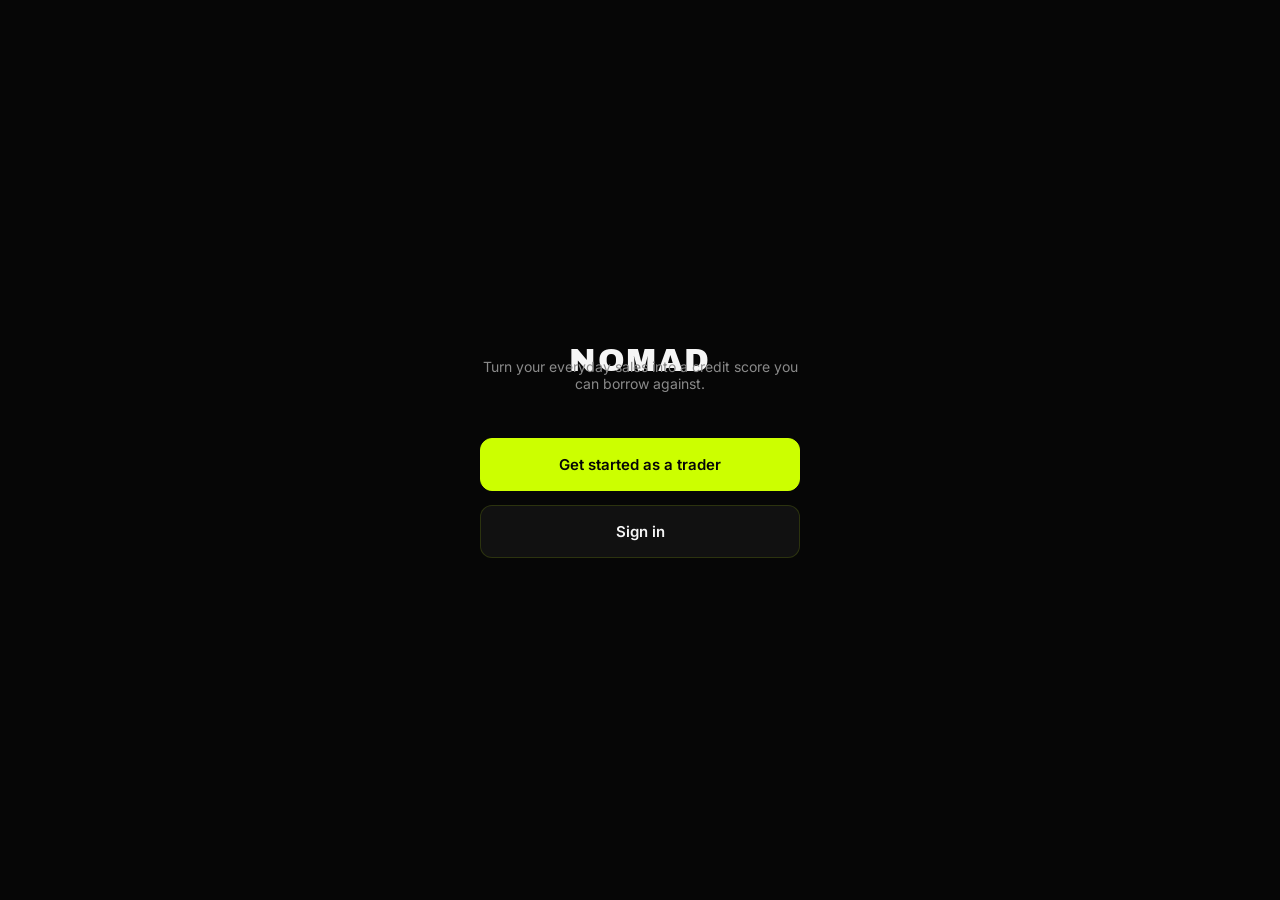
<file: public/index.html>
<!doctype html>
<html lang="en">
<head>
  <meta charset="utf-8" />
  <meta name="viewport" content="width=device-width, initial-scale=1" />
  <title>Nomad</title>
  <meta name="theme-color" content="#060606" />
  <link rel="manifest" href="manifest.json" />

  <link rel="preconnect" href="https://fonts.googleapis.com" />
  <link href="https://fonts.googleapis.com/css2?family=Archivo+Black&family=Inter:wght@400;500;600&display=swap" rel="stylesheet" />

  <link rel="stylesheet" href="../shared/styles/tokens.css" />
  <style>
    * { box-sizing: border-box; }
    html, body {
      margin: 0;
      height: 100%;
      background: var(--nomad-black);
      color: var(--nomad-white);
      font-family: var(--font-body);
    }
    .landing {
      min-height: 100vh;
      display: flex;
      flex-direction: column;
      align-items: center;
      justify-content: center;
      padding: 32px;
      text-align: center;
      gap: 32px;
    }
    .landing-wordmark {
      font-family: var(--font-display);
      font-size: 32px;
      letter-spacing: 0.05em;
    }
    .landing-tagline {
      color: var(--nomad-grey);
      font-size: 14px;
      max-width: 320px;
      margin-top: -20px;
    }
    .landing-choices {
      display: flex;
      flex-direction: column;
      gap: 14px;
      width: 100%;
      max-width: 320px;
    }
    .landing-btn {
      display: block;
      text-decoration: none;
      padding: 16px;
      border-radius: 12px;
      font-weight: 600;
      font-size: 15px;
      border: 1px solid var(--nomad-border);
      color: var(--nomad-white);
      background: var(--nomad-black-elevated);
      transition: border-color 0.15s ease, transform 0.15s ease;
    }
    .landing-btn:hover {
      border-color: var(--nomad-lime);
    }
    .landing-btn:active {
      transform: scale(0.98);
    }
    .landing-btn.primary {
      background: var(--nomad-lime);
      color: var(--nomad-black);
      border-color: var(--nomad-lime);
    }
  </style>
</head>
<body>
  <div class="landing">
    <div>
      <div class="landing-wordmark">NOMAD</div>
      <p class="landing-tagline">Turn your everyday sales into a credit score you can borrow against.</p>
    </div>

    <div class="landing-choices">
      <a class="landing-btn primary" href="../onboarding/onboarding.html">Get started as a trader</a>
      <a class="landing-btn" href="../auth/login.html">Sign in</a>
    </div>
  </div>

</body>
</html>
</file>
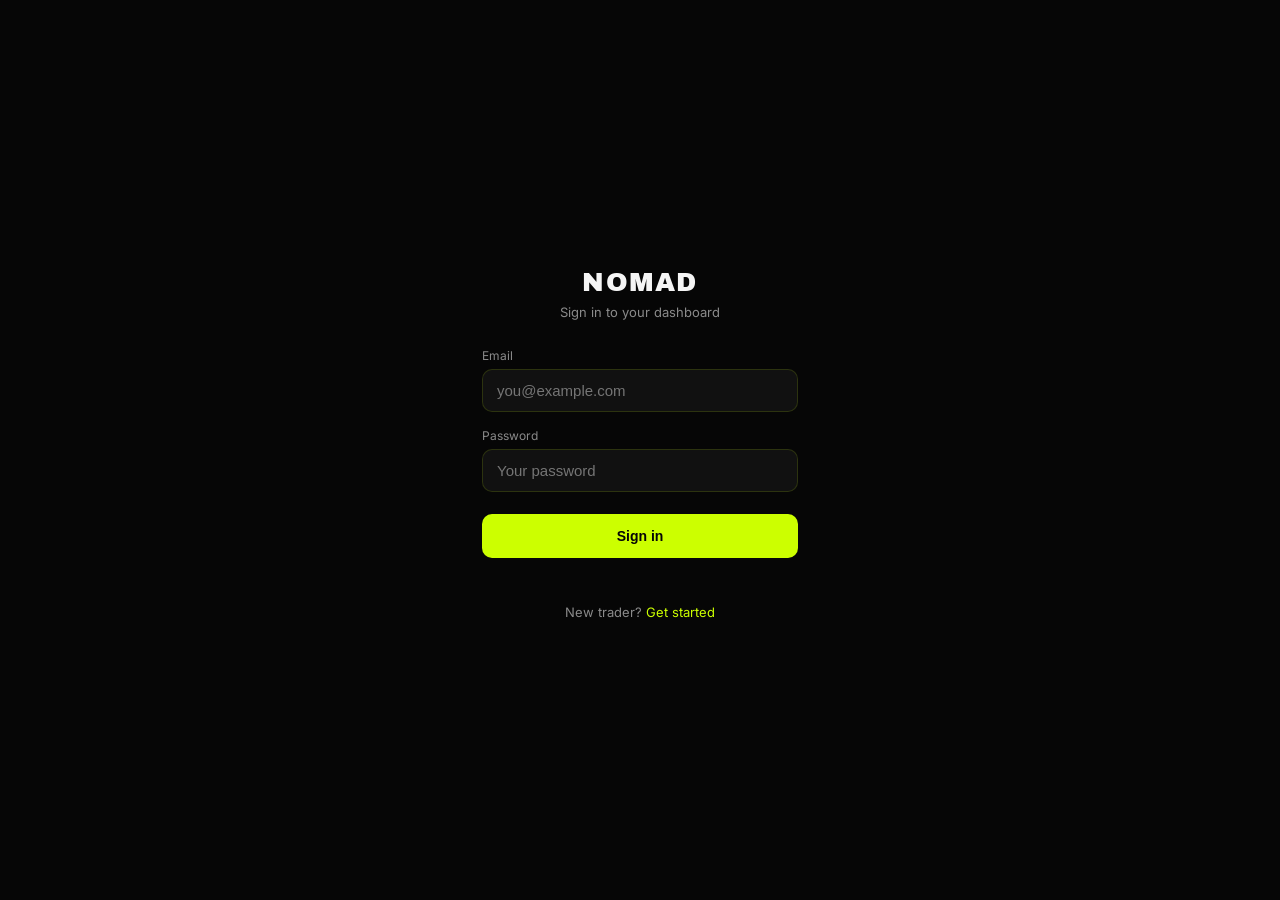
<file: auth/login.html>
<!doctype html>
<html lang="en">
<head>
  <meta charset="utf-8" />
  <meta name="viewport" content="width=device-width, initial-scale=1" />
  <title>Nomad — Sign In</title>
  <meta name="theme-color" content="#060606" />

  <link rel="preconnect" href="https://fonts.googleapis.com" />
  <link href="https://fonts.googleapis.com/css2?family=Archivo+Black&family=Inter:wght@400;500;600;700&display=swap" rel="stylesheet" />

  <link rel="stylesheet" href="../shared/styles/tokens.css" />
  <style>
    * { box-sizing: border-box; }
    html, body {
      margin: 0;
      min-height: 100vh;
      background: var(--nomad-black);
      color: var(--nomad-white);
      font-family: var(--font-body);
    }
    .login {
      max-width: 380px;
      margin: 0 auto;
      min-height: 100vh;
      display: flex;
      flex-direction: column;
      justify-content: center;
      padding: 32px;
    }
    .login-wordmark {
      font-family: var(--font-display);
      font-size: 26px;
      letter-spacing: 0.05em;
      text-align: center;
      margin-bottom: 8px;
    }
    .login-sub {
      text-align: center;
      color: var(--nomad-grey);
      font-size: 13px;
      margin: 0 0 28px;
    }
    .login-label {
      display: block;
      font-size: 12px;
      color: var(--nomad-grey);
      margin-bottom: 6px;
    }
    .login-input {
      width: 100%;
      background: var(--nomad-black-elevated);
      border: 1px solid var(--nomad-border);
      border-radius: 10px;
      color: var(--nomad-white);
      font-size: 15px;
      padding: 12px 14px;
      margin-bottom: 16px;
    }
    .login-input:focus { outline: none; border-color: var(--nomad-lime); }
    .login-btn {
      width: 100%;
      background: var(--nomad-lime);
      color: var(--nomad-black);
      border: none;
      border-radius: 10px;
      font-weight: 700;
      font-size: 14px;
      padding: 14px;
      cursor: pointer;
      margin-top: 6px;
    }
    .login-btn:disabled { background: var(--nomad-grey-dim); color: var(--nomad-grey); }
    .login-error {
      font-size: 12px;
      color: #ff6b6b;
      min-height: 16px;
      margin: 10px 0 0;
      text-align: center;
    }
    .login-footer {
      text-align: center;
      margin-top: 20px;
      font-size: 13px;
      color: var(--nomad-grey);
    }
    .login-footer a { color: var(--nomad-lime); text-decoration: none; }
  </style>
</head>
<body>
  <div class="login">
    <div class="login-wordmark">NOMAD</div>
    <p class="login-sub">Sign in to your dashboard</p>

    <label class="login-label" for="loginEmail">Email</label>
    <input class="login-input" id="loginEmail" type="email" placeholder="you@example.com" />

    <label class="login-label" for="loginPassword">Password</label>
    <input class="login-input" id="loginPassword" type="password" placeholder="Your password" />

    <button class="login-btn" id="loginBtn" type="button">Sign in</button>
    <p class="login-error" id="loginError"></p>

    <p class="login-footer">
      New trader? <a href="../onboarding/onboarding.html">Get started</a>
    </p>
  </div>

  <script type="module" src="login.js"></script>
</body>
</html>
</file>
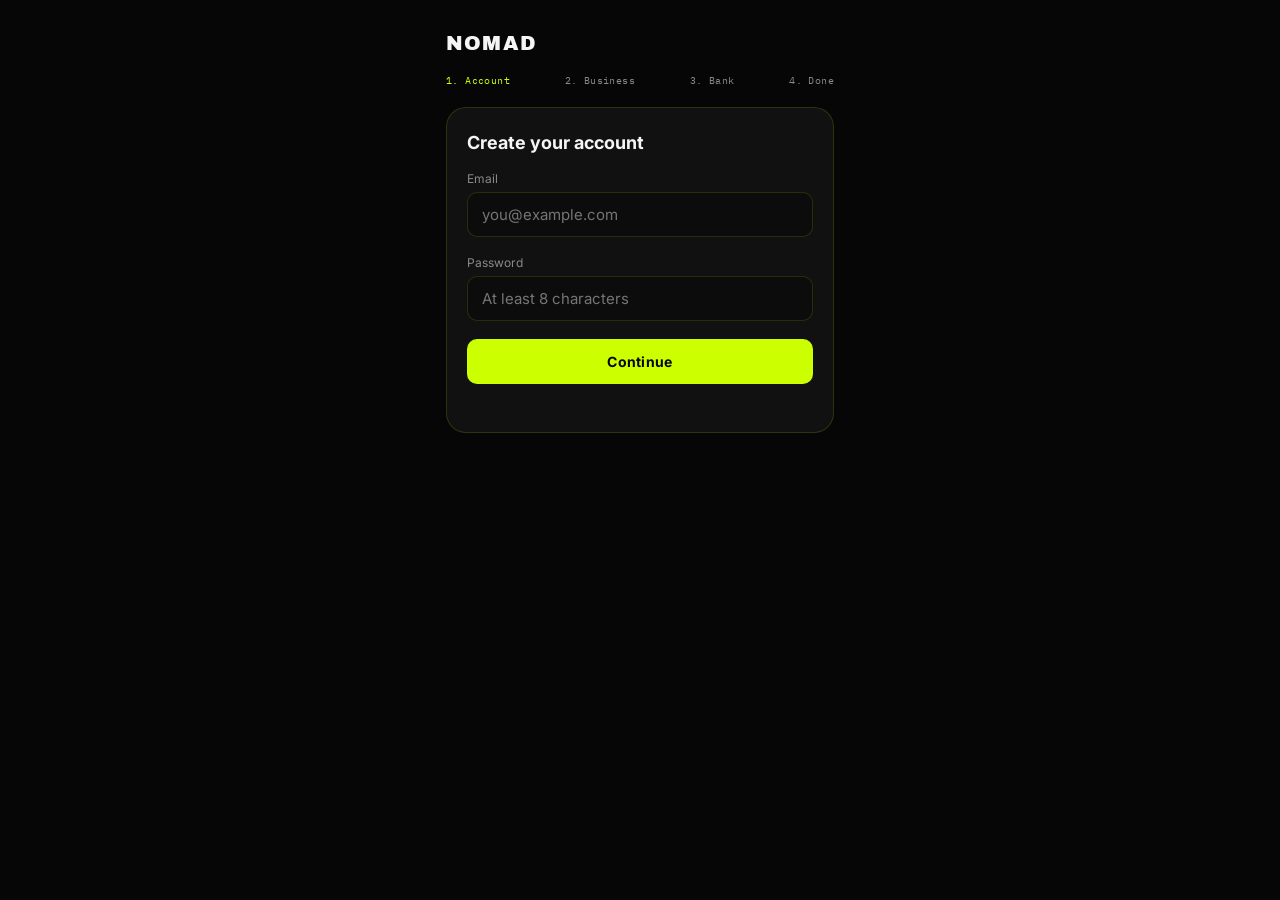
<file: onboarding/onboarding.html>
<!doctype html>
<html lang="en">
<head>
  <meta charset="utf-8" />
  <meta name="viewport" content="width=device-width, initial-scale=1" />
  <title>Nomad — Get Started</title>
  <meta name="theme-color" content="#060606" />

  <link rel="preconnect" href="https://fonts.googleapis.com" />
  <link href="https://fonts.googleapis.com/css2?family=Archivo+Black&family=IBM+Plex+Mono:wght@400;500;600&family=Inter:wght@400;500;600;700&display=swap" rel="stylesheet" />

  <link rel="stylesheet" href="../shared/styles/tokens.css" />
  <link rel="stylesheet" href="onboarding.css" />
</head>
<body>

  <div class="ob">
    <header class="ob-header">
      <span class="ob-wordmark">NOMAD</span>
    </header>

    <!-- Step indicator -->
    <div class="ob-steps" id="obSteps">
      <span class="ob-step active" data-step="1">1. Account</span>
      <span class="ob-step" data-step="2">2. Business</span>
      <span class="ob-step" data-step="3">3. Bank</span>
      <span class="ob-step" data-step="4">4. Done</span>
    </div>

    <main class="ob-card">

      <!-- ── Step 1: Sign up ─────────────────── -->
      <section class="ob-panel" data-panel="1">
        <h2 class="ob-title">Create your account</h2>
        <label class="ob-label" for="signupEmail">Email</label>
        <input class="ob-input" id="signupEmail" type="email" placeholder="you@example.com" />

        <label class="ob-label" for="signupPassword">Password</label>
        <input class="ob-input" id="signupPassword" type="password" placeholder="At least 8 characters" />

        <button class="ob-btn primary" id="step1NextBtn" type="button">Continue</button>
        <p class="ob-error" id="step1Error"></p>
      </section>

      <!-- ── Step 2: Business details ─────────── -->
      <section class="ob-panel" data-panel="2" hidden>
        <h2 class="ob-title">Tell us about your business</h2>
        <label class="ob-label" for="businessName">Business / stall name</label>
        <input class="ob-input" id="businessName" type="text" placeholder="e.g. Adaeze Textiles" />

        <label class="ob-label" for="businessPhone">Phone number</label>
        <input class="ob-input" id="businessPhone" type="tel" placeholder="+234…" />

        <button class="ob-btn primary" id="step2NextBtn" type="button">Continue</button>
        <p class="ob-hint">This creates your Monnify collection account — the account your customers will pay into.</p>
        <p class="ob-error" id="step2Error"></p>
      </section>

      <!-- ── Step 3: Bank verification (for disbursement) ── -->
      <section class="ob-panel" data-panel="3" hidden>
        <h2 class="ob-title">Where should we send loan advances?</h2>
        <p class="ob-hint">This is your own bank account — separate from the collection account above. We'll verify it before any advance is sent.</p>

        <label class="ob-label" for="bankSelect">Bank</label>
        <select class="ob-input" id="bankSelect">
          <option value="">Loading banks…</option>
        </select>

        <label class="ob-label" for="bankAccountNumber">Account number</label>
        <input class="ob-input" id="bankAccountNumber" type="text" inputmode="numeric" maxlength="10" placeholder="10-digit account number" />

        <button class="ob-btn primary" id="step3NextBtn" type="button">Verify account</button>
        <p class="ob-verified" id="verifiedName" hidden></p>
        <p class="ob-error" id="step3Error"></p>
      </section>

      <!-- ── Step 4: Done ──────────────────────── -->
      <section class="ob-panel" data-panel="4" hidden>
        <h2 class="ob-title">You're all set</h2>
        <p class="ob-hint">Share this account number to start collecting sales — every payment builds your credit score.</p>

        <div class="ob-account-box">
          <span class="ob-account-label">Account number</span>
          <span class="ob-account-number" id="finalAccountNumber">—</span>
          <span class="ob-account-bank" id="finalBankName">—</span>
        </div>

        <a class="ob-btn primary ob-link" id="goToDashboardBtn" href="../trader/trader.html">Go to your dashboard</a>
      </section>

    </main>
  </div>

  <script type="module" src="onboarding.js"></script>
</body>
</html>
</file>
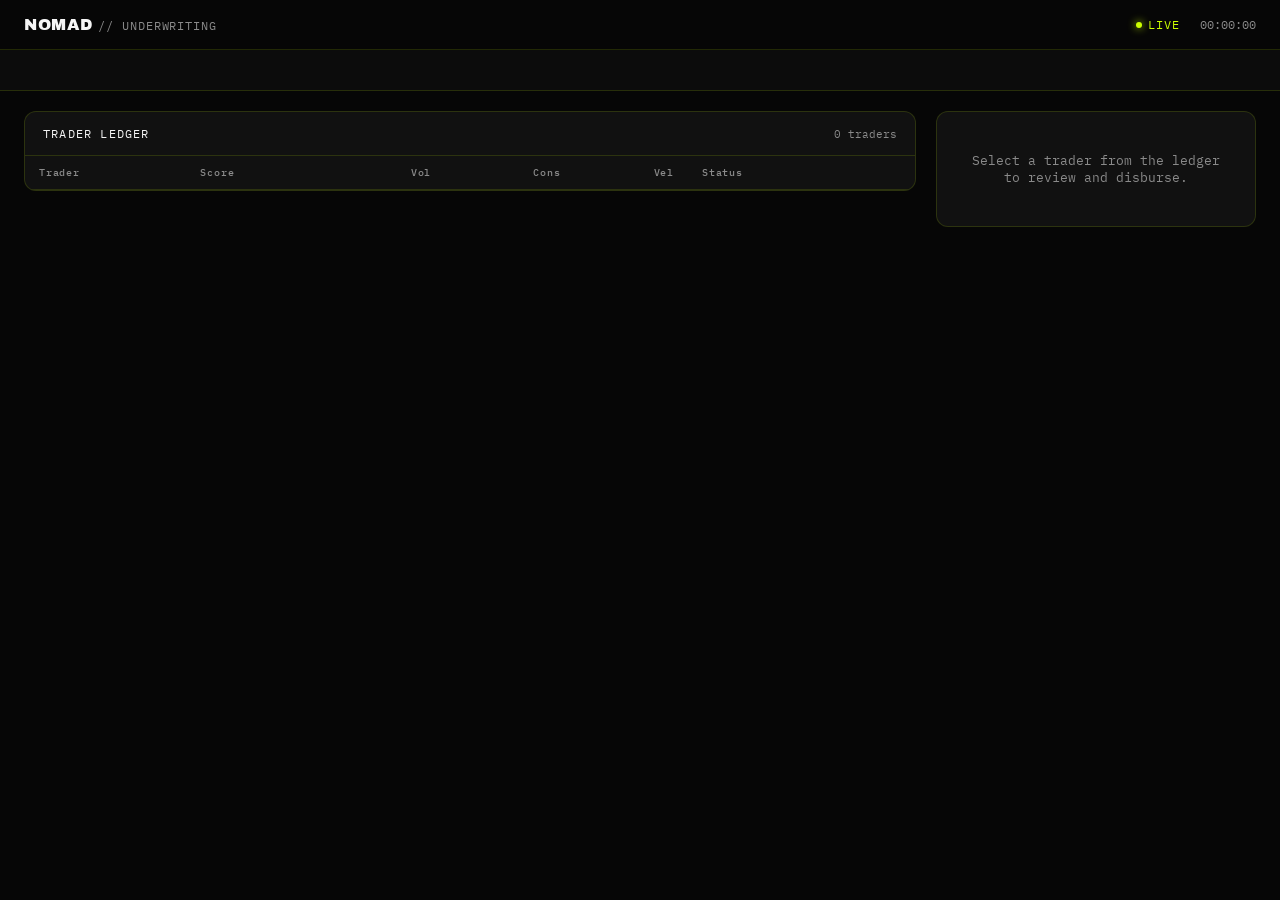
<file: underwriter/terminal.html>
<!doctype html>
<html lang="en">
<head>
  <meta charset="utf-8" />
  <meta name="viewport" content="width=device-width, initial-scale=1" />
  <title>Nomad — Underwriting Terminal</title>
  <meta name="theme-color" content="#060606" />

  <link rel="preconnect" href="https://fonts.googleapis.com" />
  <link href="https://fonts.googleapis.com/css2?family=Archivo+Black&family=IBM+Plex+Mono:wght@400;500;600&family=Inter:wght@400;500;600&display=swap" rel="stylesheet" />

  <link rel="stylesheet" href="../shared/styles/tokens.css" />
  <link rel="stylesheet" href="terminal.css" />
</head>
<body>

  <div class="term">

    <!-- ── Header ───────────────────────────── -->
    <header class="term-header">
      <span class="term-wordmark">NOMAD <span class="term-wordmark-dim">// UNDERWRITING</span></span>
      <div class="term-header-right">
        <span class="live-indicator" id="liveIndicator"><span class="live-dot"></span> LIVE</span>
        <span class="term-clock" id="termClock">00:00:00</span>
      </div>
    </header>

    <!-- ── Ticker tape (signature element) ───
         Borrowed from trading-floor tickers: every settled transaction
         across every trader scrolls past, with the score delta it caused. -->
    <div class="ticker" aria-label="Live transaction ticker">
      <div class="ticker-track" id="tickerTrack">
        <span class="ticker-empty">Waiting for transactions…</span>
      </div>
    </div>

    <!-- ── Ledger ───────────────────────────── -->
    <main class="term-main">
      <section class="ledger-card">
        <div class="ledger-toolbar">
          <span class="ledger-title">TRADER LEDGER</span>
          <span class="ledger-count" id="ledgerCount">0 traders</span>
        </div>

        <div class="ledger-table-wrap">
          <table class="ledger-table">
            <thead>
              <tr>
                <th>Trader</th>
                <th>Score</th>
                <th class="col-num">Vol</th>
                <th class="col-num">Cons</th>
                <th class="col-num">Vel</th>
                <th>Status</th>
                <th></th>
              </tr>
            </thead>
            <tbody id="ledgerBody">
              <!-- rows injected by terminal.js -->
            </tbody>
          </table>
          <div class="ledger-empty" id="ledgerEmpty">No traders onboarded yet.</div>
        </div>
      </section>

      <!-- ── Loan panel ─────────────────────── -->
      <section class="loan-panel" id="loanPanel" aria-label="Loan disbursement panel">
        <div class="loan-panel-empty" id="loanPanelEmpty">
          Select a trader from the ledger to review and disburse.
        </div>

        <div class="loan-panel-content" id="loanPanelContent" hidden>
          <div class="loan-panel-header">
            <span class="loan-panel-name" id="loanTraderName">—</span>
            <span class="loan-panel-badge" id="loanTraderBadge">—</span>
          </div>

          <div class="loan-metric-grid">
            <div class="loan-metric">
              <span class="loan-metric-label">SCORE</span>
              <span class="loan-metric-value" id="loanScoreValue">--</span>
            </div>
            <div class="loan-metric">
              <span class="loan-metric-label">VOLUME</span>
              <span class="loan-metric-value" id="loanVolumeValue">--</span>
            </div>
            <div class="loan-metric">
              <span class="loan-metric-label">CONSISTENCY</span>
              <span class="loan-metric-value" id="loanConsistencyValue">--</span>
            </div>
            <div class="loan-metric">
              <span class="loan-metric-label">VELOCITY</span>
              <span class="loan-metric-value" id="loanVelocityValue">--</span>
            </div>
          </div>

          <label class="loan-input-label" for="loanAmountInput">Advance amount (NGN)</label>
          <input class="loan-input" id="loanAmountInput" type="number" min="1000" step="500" value="40000" />

          <button class="loan-disburse-btn" id="loanDisburseBtn" type="button">
            DISBURSE ADVANCE
          </button>

          <p class="loan-status" id="loanStatusMsg"></p>
        </div>
      </section>
    </main>

  </div>

  <script type="module" src="terminal.js"></script>
</body>
</html>
</file>
<file: shared/styles/tokens.css>
/* Nomad — design tokens
   Palette is fixed by brief: black, neon-lime, white.
   Values chosen for outdoor mobile legibility (high glare, small screens). */

:root {
  /* Surfaces */
  --nomad-black: #060606;
  --nomad-black-elevated: #111111;
  --nomad-black-inset: #0c0c0c;

  /* Accent — true neon lime, used sparingly (data, live states, CTAs) */
  --nomad-lime: #ccff00;
  --nomad-lime-dim: #6b8500;
  --nomad-lime-glow: rgba(204, 255, 0, 0.18);

  /* Text */
  --nomad-white: #f5f5f5;
  --nomad-grey: #8a8a8a;
  --nomad-grey-dim: #4a4a4a;

  /* Structural */
  --nomad-border: rgba(204, 255, 0, 0.14);
  --nomad-border-strong: rgba(204, 255, 0, 0.32);

  /* Type */
  --font-display: "Archivo Black", "Arial Black", sans-serif;
  --font-mono: "IBM Plex Mono", ui-monospace, monospace;
  --font-body: "Inter", -apple-system, sans-serif;

  /* Motion */
  --ease-out: cubic-bezier(0.16, 1, 0.3, 1);
}
</file>
<file: onboarding/onboarding.css>
/* Nomad — onboarding styles */

* { box-sizing: border-box; }

html, body {
  margin: 0;
  background: var(--nomad-black);
  color: var(--nomad-white);
  font-family: var(--font-body);
}

.ob {
  max-width: 420px;
  margin: 0 auto;
  padding: 24px 16px 48px;
  min-height: 100vh;
}

.ob-header {
  padding: 8px 0 20px;
}

.ob-wordmark {
  font-family: var(--font-display);
  font-size: 20px;
  letter-spacing: 0.06em;
}

/* ── Step indicator ─────────────────────── */

.ob-steps {
  display: flex;
  justify-content: space-between;
  margin-bottom: 20px;
  font-family: var(--font-mono);
  font-size: 10px;
  letter-spacing: 0.04em;
  color: var(--nomad-grey);
}

.ob-step.active {
  color: var(--nomad-lime);
}

.ob-step.complete {
  color: var(--nomad-white);
}

/* ── Card / panels ──────────────────────── */

.ob-card {
  background: var(--nomad-black-elevated);
  border: 1px solid var(--nomad-border);
  border-radius: 20px;
  padding: 24px 20px;
}

.ob-title {
  font-family: var(--font-body);
  font-size: 18px;
  font-weight: 700;
  margin: 0 0 18px;
}

.ob-label {
  display: block;
  font-size: 12px;
  color: var(--nomad-grey);
  margin-bottom: 6px;
}

.ob-input {
  width: 100%;
  background: var(--nomad-black-inset);
  border: 1px solid var(--nomad-border);
  border-radius: 10px;
  color: var(--nomad-white);
  font-family: var(--font-body);
  font-size: 15px;
  padding: 12px 14px;
  margin-bottom: 18px;
}

.ob-input:focus {
  outline: none;
  border-color: var(--nomad-lime);
}

select.ob-input {
  appearance: none;
  background-image: linear-gradient(45deg, transparent 50%, var(--nomad-grey) 50%),
    linear-gradient(135deg, var(--nomad-grey) 50%, transparent 50%);
  background-position: calc(100% - 18px) center, calc(100% - 13px) center;
  background-size: 5px 5px, 5px 5px;
  background-repeat: no-repeat;
}

.ob-btn {
  display: block;
  width: 100%;
  text-align: center;
  text-decoration: none;
  border: none;
  border-radius: 10px;
  font-family: var(--font-body);
  font-weight: 700;
  font-size: 14px;
  letter-spacing: 0.02em;
  padding: 14px;
  cursor: pointer;
}

.ob-btn.primary {
  background: var(--nomad-lime);
  color: var(--nomad-black);
}

.ob-btn.primary:disabled {
  background: var(--nomad-grey-dim);
  color: var(--nomad-grey);
  cursor: not-allowed;
}

.ob-btn:active:not(:disabled) {
  transform: scale(0.98);
}

.ob-hint {
  font-size: 12px;
  color: var(--nomad-grey);
  margin: 10px 0 0;
  line-height: 1.5;
}

.ob-error {
  font-size: 12px;
  color: #ff6b6b;
  margin: 10px 0 0;
  min-height: 14px;
}

.ob-verified {
  font-size: 13px;
  color: var(--nomad-lime);
  margin: 10px 0 0;
  font-family: var(--font-mono);
}

/* ── Final account box ──────────────────── */

.ob-account-box {
  background: var(--nomad-black-inset);
  border: 1px solid var(--nomad-border);
  border-radius: 12px;
  padding: 18px;
  margin: 18px 0;
  text-align: center;
}

.ob-account-label {
  display: block;
  font-size: 11px;
  color: var(--nomad-grey);
  text-transform: uppercase;
  letter-spacing: 0.04em;
}

.ob-account-number {
  display: block;
  font-family: var(--font-mono);
  font-size: 22px;
  font-weight: 600;
  color: var(--nomad-lime);
  margin: 6px 0 4px;
}

.ob-account-bank {
  display: block;
  font-size: 13px;
  color: var(--nomad-white);
}
</file>
<file: underwriter/terminal.css>
/* Nomad — underwriter terminal styles
   Design language: trading-floor ticker tape + dense monospace ledger.
   Deliberately colder and denser than the trader side — this is a
   professional instrument for watching money move, not a friendly app. */

* { box-sizing: border-box; }

html, body {
  margin: 0;
  padding: 0;
  background: var(--nomad-black);
  color: var(--nomad-white);
  font-family: var(--font-mono);
}

.term {
  display: flex;
  flex-direction: column;
  min-height: 100vh;
}

/* ── Header ─────────────────────────────── */

.term-header {
  display: flex;
  align-items: center;
  justify-content: space-between;
  padding: 16px 24px;
  border-bottom: 1px solid var(--nomad-border);
}

.term-wordmark {
  font-family: var(--font-display);
  font-size: 16px;
  letter-spacing: 0.04em;
}

.term-wordmark-dim {
  font-family: var(--font-mono);
  font-weight: 400;
  font-size: 12px;
  color: var(--nomad-grey);
  letter-spacing: 0.08em;
}

.term-header-right {
  display: flex;
  align-items: center;
  gap: 20px;
  font-size: 12px;
}

.live-indicator {
  display: flex;
  align-items: center;
  gap: 6px;
  color: var(--nomad-lime);
  letter-spacing: 0.08em;
}

.live-dot {
  width: 6px;
  height: 6px;
  border-radius: 50%;
  background: var(--nomad-lime);
  box-shadow: 0 0 8px var(--nomad-lime);
  animation: pulse 1.8s ease-in-out infinite;
}

@keyframes pulse {
  0%, 100% { opacity: 1; }
  50% { opacity: 0.35; }
}

.term-clock {
  color: var(--nomad-grey);
}

/* ── Ticker tape (signature element) ───── */

.ticker {
  border-bottom: 1px solid var(--nomad-border);
  background: var(--nomad-black-inset);
  overflow: hidden;
  white-space: nowrap;
  padding: 10px 0;
}

.ticker-track {
  display: inline-flex;
  gap: 40px;
  padding-left: 100%;
  animation: ticker-scroll 30s linear infinite;
}

.ticker-track:hover {
  animation-play-state: paused;
}

@keyframes ticker-scroll {
  from { transform: translateX(0); }
  to { transform: translateX(-100%); }
}

.ticker-item {
  font-size: 13px;
  color: var(--nomad-grey);
  display: inline-flex;
  align-items: center;
  gap: 8px;
}

.ticker-item .t-amount {
  color: var(--nomad-lime);
  font-weight: 600;
}

.ticker-item .t-arrow {
  color: var(--nomad-white);
}

.ticker-empty {
  font-size: 13px;
  color: var(--nomad-grey-dim);
}

/* ── Layout ─────────────────────────────── */

.term-main {
  flex: 1;
  display: grid;
  grid-template-columns: 1fr 320px;
  gap: 20px;
  padding: 20px 24px;
  align-items: start;
}

@media (max-width: 860px) {
  .term-main {
    grid-template-columns: 1fr;
  }
}

/* ── Ledger card ────────────────────────── */

.ledger-card {
  background: var(--nomad-black-elevated);
  border: 1px solid var(--nomad-border);
  border-radius: 12px;
  overflow: hidden;
}

.ledger-toolbar {
  display: flex;
  justify-content: space-between;
  align-items: baseline;
  padding: 14px 18px;
  border-bottom: 1px solid var(--nomad-border);
}

.ledger-title {
  font-size: 12px;
  letter-spacing: 0.1em;
  color: var(--nomad-white);
}

.ledger-count {
  font-size: 11px;
  color: var(--nomad-grey);
}

.ledger-table-wrap {
  overflow-x: auto;
}

.ledger-table {
  width: 100%;
  border-collapse: collapse;
  font-size: 13px;
}

.ledger-table thead th {
  text-align: left;
  font-size: 10px;
  letter-spacing: 0.08em;
  color: var(--nomad-grey);
  font-weight: 500;
  padding: 10px 14px;
  border-bottom: 1px solid var(--nomad-border);
}

.ledger-table thead th.col-num {
  text-align: right;
}

.ledger-table tbody tr {
  cursor: pointer;
  border-bottom: 1px solid rgba(255, 255, 255, 0.04);
  transition: background 0.15s ease;
}

.ledger-table tbody tr:hover {
  background: rgba(204, 255, 0, 0.05);
}

.ledger-table tbody tr.selected {
  background: var(--nomad-lime-glow);
}

.ledger-table td {
  padding: 10px 14px;
  color: var(--nomad-white);
  white-space: nowrap;
}

.ledger-table td.col-num {
  text-align: right;
  color: var(--nomad-grey);
}

.score-cell {
  display: flex;
  align-items: center;
  gap: 8px;
}

.score-bar-track {
  width: 60px;
  height: 5px;
  background: var(--nomad-grey-dim);
  border-radius: 3px;
  overflow: hidden;
}

.score-bar-fill {
  height: 100%;
  background: var(--nomad-lime);
  transition: width 0.6s var(--ease-out);
}

.score-value {
  font-weight: 600;
  color: var(--nomad-lime);
  min-width: 24px;
}

.status-pill {
  font-size: 10px;
  letter-spacing: 0.05em;
  padding: 3px 8px;
  border-radius: 4px;
  border: 1px solid var(--nomad-border-strong);
  color: var(--nomad-grey);
}

.status-pill.qualified {
  color: var(--nomad-lime);
  border-color: var(--nomad-lime);
}

.ledger-open-btn {
  background: none;
  border: 1px solid var(--nomad-border);
  color: var(--nomad-grey);
  font-family: var(--font-mono);
  font-size: 11px;
  padding: 4px 10px;
  border-radius: 4px;
  cursor: pointer;
}

.ledger-open-btn:hover {
  border-color: var(--nomad-lime);
  color: var(--nomad-lime);
}

.ledger-empty {
  padding: 24px;
  text-align: center;
  font-size: 13px;
  color: var(--nomad-grey);
  display: none;
}

.ledger-empty.visible {
  display: block;
}

/* ── Loan panel ─────────────────────────── */

.loan-panel {
  background: var(--nomad-black-elevated);
  border: 1px solid var(--nomad-border);
  border-radius: 12px;
  padding: 20px;
  position: sticky;
  top: 20px;
}

.loan-panel-empty {
  font-size: 13px;
  color: var(--nomad-grey);
  text-align: center;
  padding: 20px 4px;
}

.loan-panel-header {
  display: flex;
  justify-content: space-between;
  align-items: center;
  margin-bottom: 16px;
}

.loan-panel-name {
  font-family: var(--font-body);
  font-weight: 600;
  font-size: 15px;
  color: var(--nomad-white);
}

.loan-panel-badge {
  font-size: 10px;
  letter-spacing: 0.05em;
  padding: 3px 8px;
  border-radius: 4px;
  border: 1px solid var(--nomad-border-strong);
  color: var(--nomad-grey);
}

.loan-panel-badge.qualified {
  color: var(--nomad-lime);
  border-color: var(--nomad-lime);
}

.loan-metric-grid {
  display: grid;
  grid-template-columns: 1fr 1fr;
  gap: 12px;
  margin-bottom: 20px;
}

.loan-metric {
  display: flex;
  flex-direction: column;
  gap: 4px;
  background: var(--nomad-black-inset);
  border-radius: 8px;
  padding: 10px 12px;
}

.loan-metric-label {
  font-size: 9px;
  letter-spacing: 0.08em;
  color: var(--nomad-grey);
}

.loan-metric-value {
  font-size: 18px;
  font-weight: 600;
  color: var(--nomad-lime);
}

.loan-input-label {
  display: block;
  font-size: 11px;
  color: var(--nomad-grey);
  letter-spacing: 0.04em;
  margin-bottom: 6px;
}

.loan-input {
  width: 100%;
  background: var(--nomad-black-inset);
  border: 1px solid var(--nomad-border);
  border-radius: 8px;
  color: var(--nomad-white);
  font-family: var(--font-mono);
  font-size: 15px;
  padding: 10px 12px;
  margin-bottom: 16px;
}

.loan-input:focus {
  outline: none;
  border-color: var(--nomad-lime);
}

.loan-disburse-btn {
  width: 100%;
  background: var(--nomad-lime);
  color: var(--nomad-black);
  border: none;
  border-radius: 8px;
  font-family: var(--font-body);
  font-weight: 700;
  font-size: 13px;
  letter-spacing: 0.04em;
  padding: 13px;
  cursor: pointer;
  transition: transform 0.15s ease, opacity 0.15s ease;
}

.loan-disburse-btn:hover {
  opacity: 0.9;
}

.loan-disburse-btn:active {
  transform: scale(0.98);
}

.loan-disburse-btn:disabled {
  background: var(--nomad-grey-dim);
  color: var(--nomad-grey);
  cursor: not-allowed;
}

.loan-status {
  margin: 12px 0 0;
  font-size: 12px;
  color: var(--nomad-grey);
  text-align: center;
  min-height: 16px;
}

.loan-status.success { color: var(--nomad-lime); }
.loan-status.error { color: #ff6b6b; }

@media (prefers-reduced-motion: reduce) {
  .ticker-track,
  .live-dot,
  .score-bar-fill {
    animation: none;
    transition: none;
  }
}
</file>
